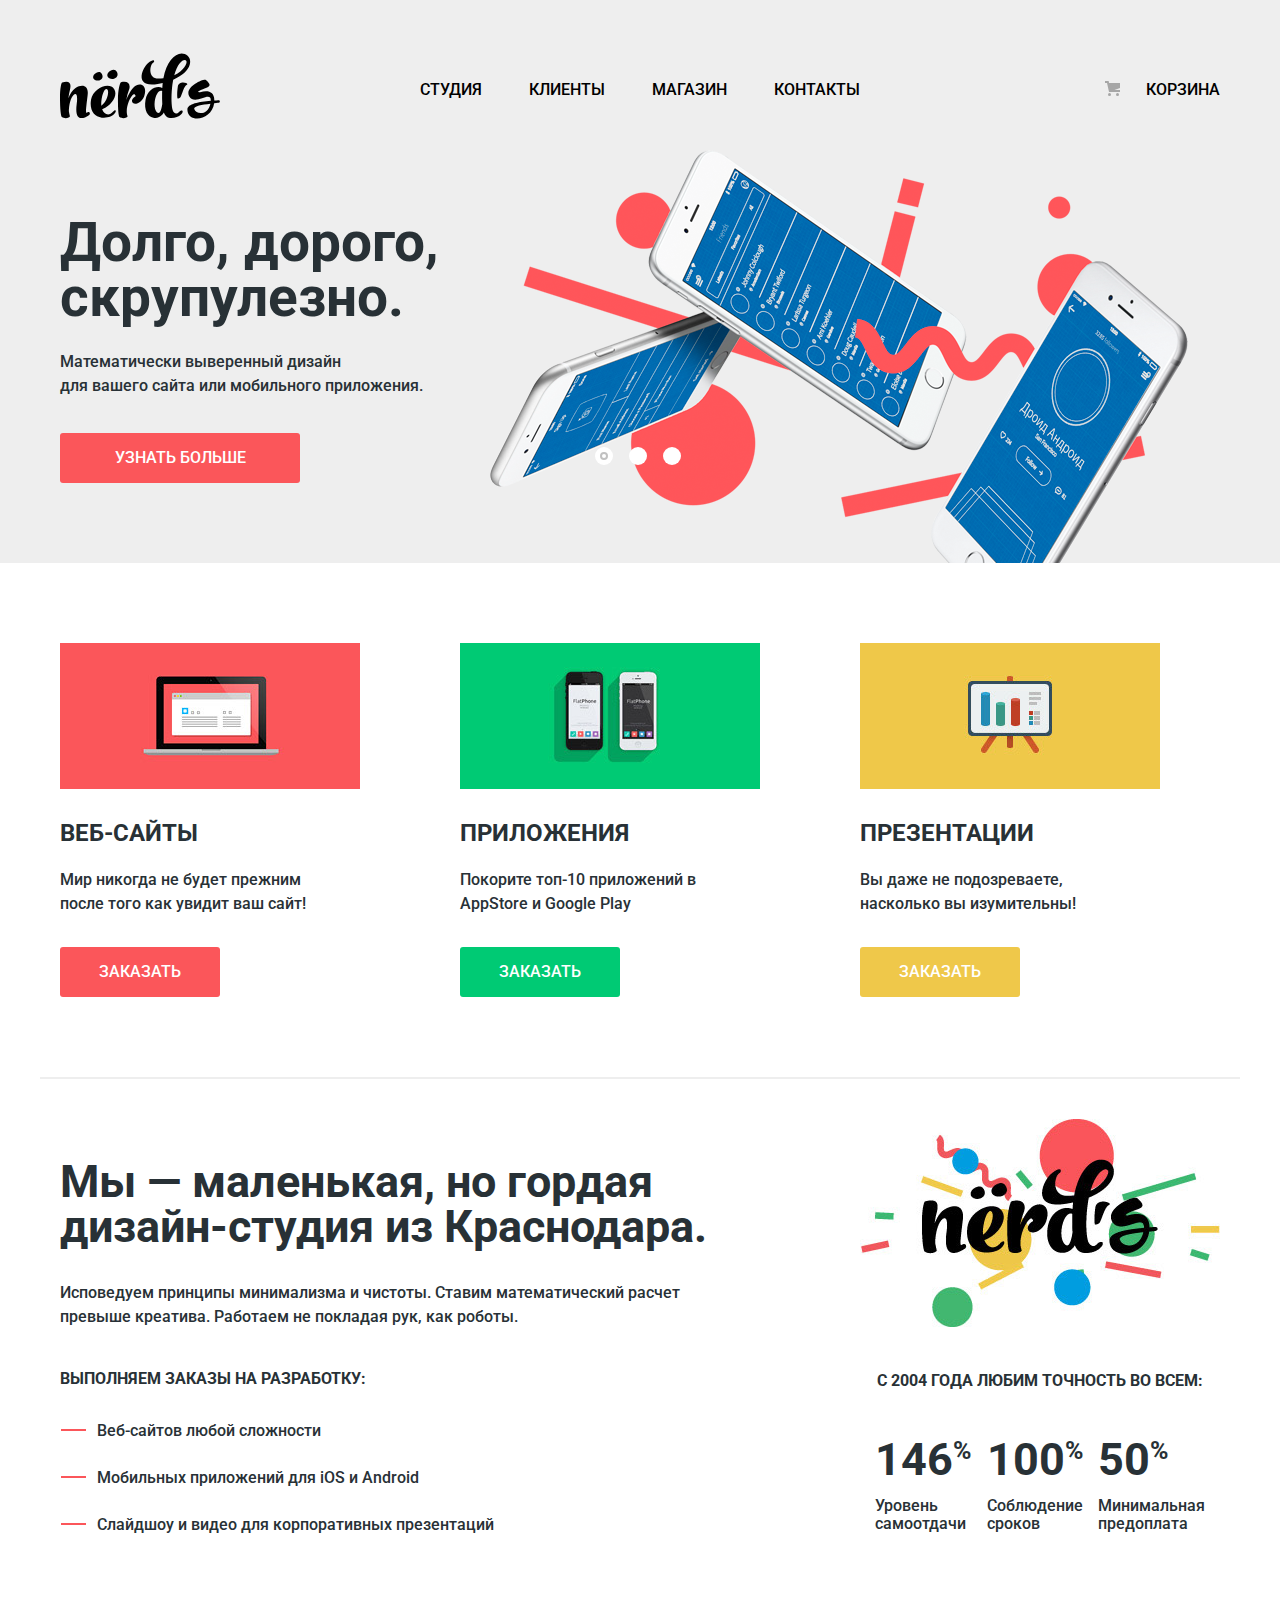
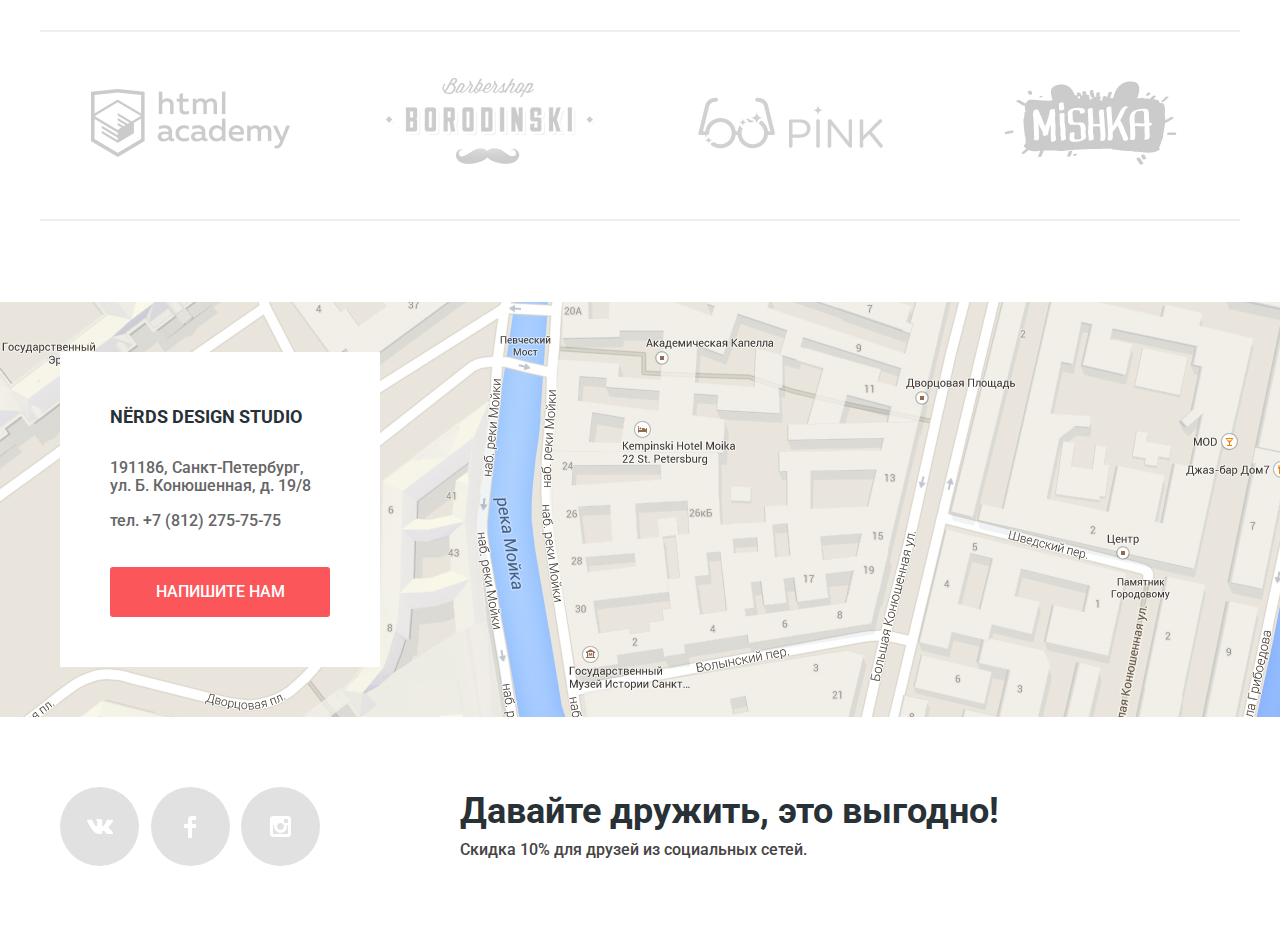
<file: index.html>
<!DOCTYPE html>
<html lang="ru">
<head>
	<meta charset="UTF-8">
	<title>Нердс</title>
	<link href="https://fonts.googleapis.com/css?family=Roboto:400,500,700,900" rel="stylesheet">
	<link rel="stylesheet" href="css/normalize-min.css">
  	<link rel="stylesheet" href="css/style-min.css">
</head>
<body>
	<header class="main-header">
		<div class="container">
			<nav class="main-navigation">
				<a class="logo main-navigation__logo"><img width="160" height="65" src="img/svg-nerds/nerds-logo.svg" alt="Логотип Нердс"></a>
				<ul class="main-navigation__list">
					<li class="main-navigation__item"><a href="studio.html">Студия</a></li>
					<li class="main-navigation__item"><a href="clients.html">Клиенты</a></li>
					<li class="main-navigation__item"><a href="catalog.html">Магазин</a></li>
					<li class="main-navigation__item"><a href="contacts.html">Контакты</a></li>
				</ul>
			</nav>
			<a class="restore" href="#">Корзина</a>
		</div>
	</header>
	<main>
		<section class="main-slider">
		<h2 class="visually-hidden">Мы особенны</h2>
		<div class="container main-slider__container">
			<input class="visually-hidden" type="radio" id="number-1" name="toggle" checked>
			<input class="visually-hidden" type="radio" id="number-2" name="toggle">
			<input class="visually-hidden" type="radio" id="number-3" name="toggle">
			<div class="slider-controls">
				<label class="slider-controls__item slider-controls__item--1" for="number-1"></label>
				<label class="slider-controls__item  slider-controls__item--2" for="number-2"></label>
				<label class="slider-controls__item  slider-controls__item--3" for="number-3"></label>
			</div>
			<ul class="slider-list">
                <li class="slider-item">
                  <h2>Долго, дорого,<br>
                      скрупулезно.
                  </h2>
                  <p>
                      Математически выверенный дизайн<br> 
                      для вашего сайта или мобильного приложения.
                  </p>
                  <button class="button">
                    Узнать больше
                  </button>
                </li>
                <li class="slider-item">
                    <h2>Любим математику<br>
                        как никто другой
                  </h2>
                  <p>
                      Никакого креатива, только математические формулы<br>
					  для расчета идеальных пропорций.
                  </p>
                  <button class="button">
                    Узнать больше
                  </button>
                </li>
                <li class="slider-item">
                    <h2>Только ночь,<br>
                        только хардкор
                  </h2>
                  <p>
                      Работать днем, как все? Мы против этого.<br>
					  Ближе к полуночи работа только начинается.
                  </p>
                  <button class="button">
                    Узнать больше
                  </button>
                </li>
              </ul>
		    </div>
	     </section>
	     <section class="services">
	     	<div class="container">
	     		<ul class="services__list">
	     			<li class="services__item">
	     				<p class="services__image">
	     				  <img width="300" height="146" src="img/illustration-1.jpg" alt="Веб-сайты">
	     				</p>
	     				<h2>Веб-сайты</h2>
	     				<p class="services__desk">
	     					Мир никогда не будет прежним после того как увидит ваш сайт!
	     				</p>
	     				<a href="#" class="button services__button">Заказать</a>
	     			</li>
	     			<li class="services__item">
	     				<p class="services__image">
	     				  <img width="300" height="146" src="img/illustration-2.jpg" alt="Приложения">
	     				</p>
	     				<h2>Приложения</h2>
	     				<p class="services__desk">
	     					Покорите топ-10 приложений в AppStore и Google Play
	     				</p>
	     				<a href="#" class="button services__button services__button--green">Заказать</a>
	     			</li>
	     			<li class="services__item">
	     				<p class="services__image">
	     				  <img width="300" height="146" src="img/illustration-3.jpg" alt="Презентации">
	     				</p>
	     				<h2>Презентации</h2>
	     				<p class="services__desk">
	     					Вы даже не подозреваете, насколько вы изумительны!
	     				</p>
	     				<a href="#" class="button services__button services__button--yellow">Заказать</a>
	     			</li>
	     		</ul>
	     	</div>
	     </section>
	     <section class="information">
	     	<div class="container">
	     		<div class="information__content">
	     			<b>Мы — маленькая, но гордая
					дизайн-студия из Краснодара.</b>
					<p class="information__description">
						Исповедуем принципы минимализма и чистоты. Ставим математический расчет
						превыше креатива. Работаем не покладая рук, как роботы.
					</p>
					<p class="information__work">Выполняем заказы на разработку:</p>
					<ul class="work-list">
						<li class="work-item">Веб-сайтов любой сложности</li>
						<li class="work-item">Мобильных приложений для iOS и Android</li>
						<li class="work-item">Слайдшоу и видео для корпоративных презентаций</li>
					</ul>
				</div>
				<div class="information__statistic statistic">
	     			<p class="statistic__image">
	     				<img width="360" height="208" src="img/nerds-illustration.jpg" alt="Статистика Нердс">
	     			</p>
	     			<div class="table">
	     				<div class="table-caption">
	     					с 2004 года Любим точность во всем:
	     				</div>
	     				<div class="table-row table-row--percent">
	     					<span class="table-cell">146<span>%</span></span>
	     					<span class="table-cell">100<span>%</span></span>
	     					<span class="table-cell">50<span>%</span></span>
	     				</div>
	     				<div class="table-row table-row--desk">
	     					<span class="table-cell">Уровень самоотдачи</span>
	     					<span class="table-cell">Соблюдение сроков</span>
	     					<span class="table-cell">Минимальная предоплата</span>
	     				</div>
	     			</div>
	     		</div>
	     	</div>
	     </section>
	     <section class="clients">
	     	<h2 class="visually-hidden">Наши клиенты</h2>
	     	<div class="container">
	     		<ul class="clients__list">
		     		<li class="clients__item"><a href="https://htmlacademy.ru/intensive/htmlcss"><img src="img/logo-1.png" alt="Html Academy"></a></li>
		     		<li class="clients__item"><a href="#"><img src="img/logo-2.png" alt="Barbershop Borodinski"></a></li>
		     		<li class="clients__item"><a href="#"><img src="img/logo-3.png" alt="Pink"></a></li>
		     		<li class="clients__item"><a href="#"><img src="img/logo-4.png" alt="Mishka"></a></li>
		     	</ul>
	     	</div>
	     </section>
	     <section class="adress">
	     	 <div class="adress__map">
	     	 	<iframe src="https://www.google.com/maps/embed?pb=!1m18!1m12!1m3!1d1998.6037999040354!2d30.322010416394033!3d59.938716271971415!2m3!1f0!2f0!3f0!3m2!1i1024!2i768!4f13.1!3m3!1m2!1s0x4696310fca5ba729%3A0xea9c53d4493c879f!2sBolshaya+Konyushennaya+ul.%2C+19%2C+Sankt-Peterburg%2C+Russia%2C+191186!5e0!3m2!1sen!2s!4v1441888483426" width="1349" height="416" allowfullscreen></iframe>
	     	 </div>
	     	<div class="container">
	     		<div class="adress__card">
	     		 	<h2>Nёrds design studio</h2>
	     		 	<p class="adress__house">191186, Санкт-Петербург,<br> ул. Б. Конюшенная, д. 19/8</p>
	     		 	<p class="adress__number">тел. +7 (812) 275-75-75</p>
	     		 	<button class="button adress__button">Напишите нам</button>
	     		</div>
	     	</div>
	     </section>
	</main>
	<footer class="main-footer">
		<div class="container">
			<ul class="social-list">
				<li class="social-item"><a href="#" aria-label="Мы Вконтакте">
					<svg xmlns="http://www.w3.org/2000/svg" width="26" height="15" viewBox="0 0 26 15"><path fill="#FFF" d="M16.138 11.51c.956-.309 2.18 2.04 3.483 2.939.978.681 1.727.534 1.727.534l3.473-.05s1.815-.112.957-1.554c-.071-.12-.503-1.069-2.585-3.022-2.177-2.043-1.882-1.712.739-5.244 1.597-2.153 2.236-3.468 2.036-4.028-.192-.539-1.365-.399-1.365-.399L20.69.713c-.381.001-.704.119-.851.515-.003.004-.621 1.666-1.445 3.079-1.741 2.989-2.436 3.148-2.724 2.961-.661-.433-.494-1.737-.494-2.664 0-2.897.432-4.105-.846-4.417-.427-.104-.739-.172-1.828-.182-1.392-.021-2.574 0-3.244.329-.445.223-.786.712-.579.74.26.035.843.16 1.155.586.401.552.389 1.789.389 1.789s.229 3.411-.54 3.834c-.528.29-1.25-.302-2.803-3.016-.793-1.388-1.392-2.922-1.392-2.922s-.116-.285-.326-.441c-.25-.185-.6-.244-.6-.244L.848.684S.29.7.085.946c-.182.218-.015.668-.015.668s2.909 6.881 6.203 10.347c3.02 3.182 6.452 2.971 6.452 2.971h1.555s.469-.054.709-.312c.224-.24.214-.691.214-.691s-.031-2.109.935-2.419z"/></svg>
				</a></li>
				<li class="social-item"><a href="#" aria-label="Мы в Фейсбуке">
					<svg xmlns="http://www.w3.org/2000/svg" width="12" height="22" viewBox="0 0 12 22"><path fill="#FFF" d="M12 4V0H8a4 4 0 0 0-4 4v4H0v4h4v10h4V12h4V8H8V4h4z"/></svg>
				</a></li>
				<li class="social-item"><a href="#" aria-label="Мы в инстаграме">
					<svg xmlns="http://www.w3.org/2000/svg" width="21" height="21" viewBox="0 0 21 21"><path fill="#FFF" d="M18 0H3C1.35 0 0 1.35 0 3v15c0 1.65 1.35 3 3 3h15c1.65 0 3-1.35 3-3V3c0-1.65-1.35-3-3-3zm-7.5 7c1.93 0 3.5 1.57 3.5 3.5S12.43 14 10.5 14 7 12.43 7 10.5 8.57 7 10.5 7zM18 18H3V9h1.181A6.504 6.504 0 0 0 4 10.5a6.5 6.5 0 1 0 13 0 6.45 6.45 0 0 0-.181-1.5H18v9zm0-11h-4V3h4v4z"/></svg>
				</a></li>
			</ul>
			<div class="main-footer__info">
				<b>Давайте дружить, это выгодно!</b>
				<p>Скидка 10% для друзей из социальных сетей.</p>
			</div>
		</div>
	</footer>
	<section class="modal modal-writing">
     <h2>Напишите нам</h2>
       <form  class="modal-writing-form" action="https://echo.htmlacademy.ru" method="post">
        <div class="form-names">
          <div class="form-name">
          <label for="modal-name">Ваше имя:</label>
          <input class="input-name" type="text" placeholder="Имя Фамилия" name="name" id="modal-name">
        </div>
        <div class="form-email">
          <label for="modal-name">Ваш e-mail:</label>
         <input class="input-email" type="email" name="email" id="modal-email" placeholder="email@example.com">
        </div>
        </div>
        <label for="modal-text-writing">Текст письма:</label>
         <textarea placeholder="В свободной форме" name="text-writing" id="modal-text-writing" cols="1" rows="1"></textarea>
         <button class="button" type="submit">Отправить</button>
         <span class="modal-close">
           
         </span>
       </form>
   </section>

	 <script type="text/javascript" charset="utf-8" async src="js/main-min.js"></script>
	
</body>
</html>
</file>
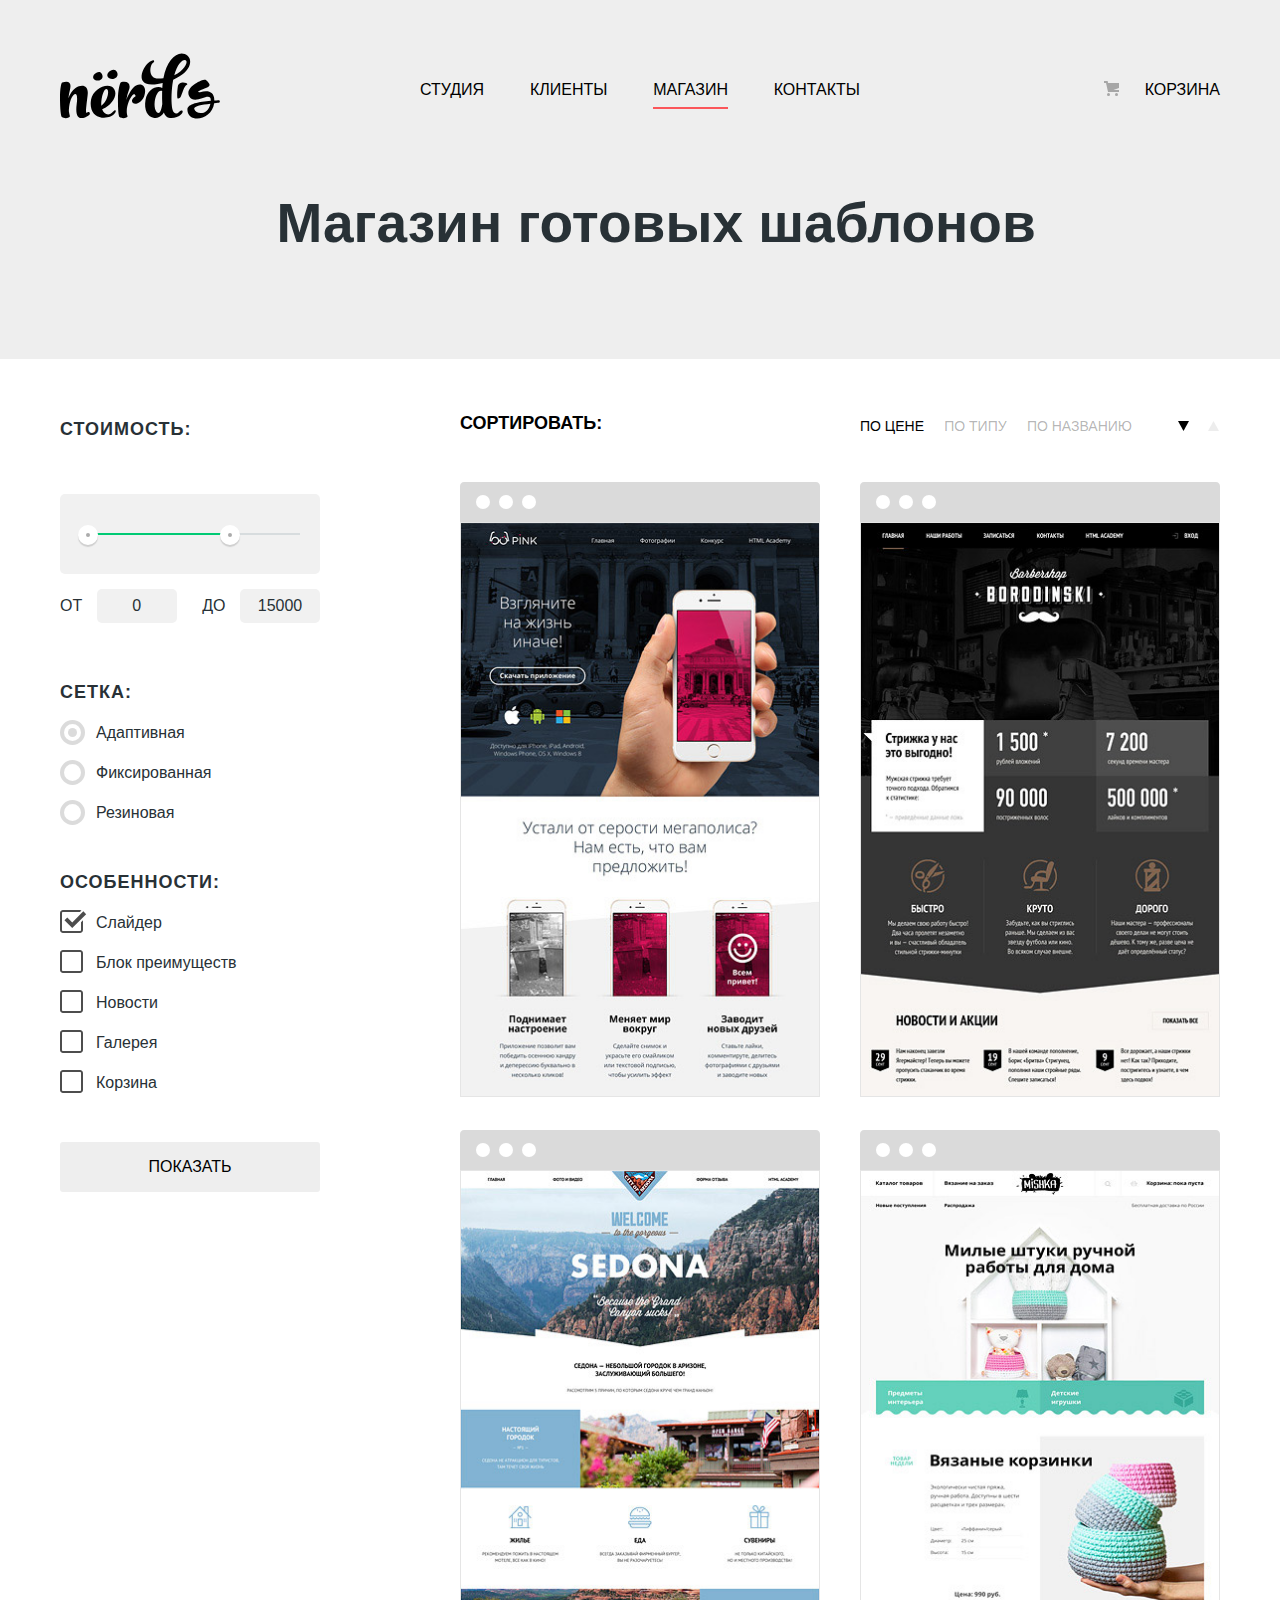
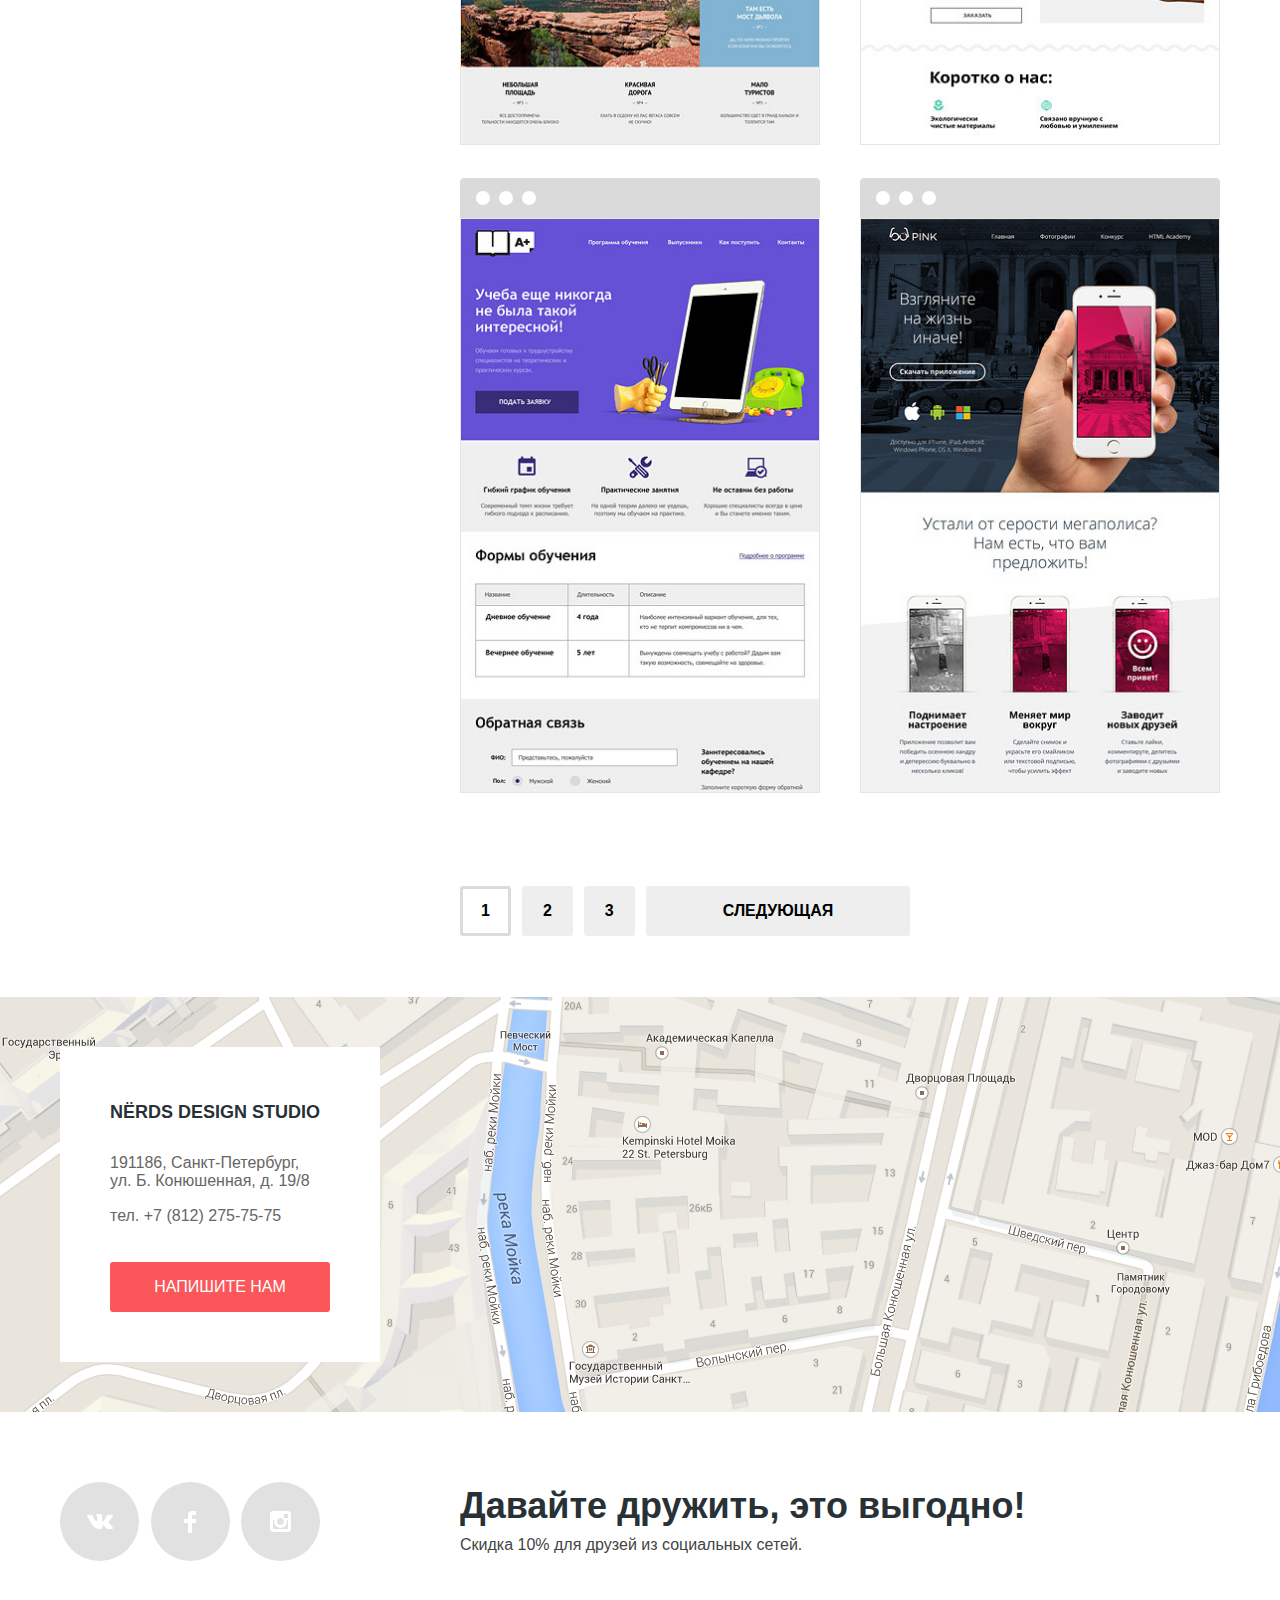
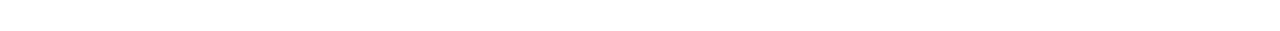
<file: catalog.html>
<!DOCTYPE html>
<html lang="ru">
<head>
	<meta charset="UTF-8">
	<title>Нердс</title>
	<link rel="stylesheet" href="https://fonts.googleapis.com/css?family=PT+Sans+Narrow:400,700&amp;subset=latin,cyrillic">
	<link rel="stylesheet" href="css/normalize-min.css">
	<link rel="stylesheet" href="css/style-min.css">
</head>
<body class="inner-page">
	<header class="main-header">
		<div class="container">
			<nav class="main-navigation">
				<a class="logo main-navigation__logo" href="index.html"><img width="160" height="65" src="img/svg-nerds/nerds-logo.svg" alt="Логотип Нердс"></a>
				<ul class="main-navigation__list">
					<li class="main-navigation__item"><a href="studio.html">Студия</a></li>
					<li class="main-navigation__item"><a href="clients.html">Клиенты</a></li>
					<li class="main-navigation__item main-header--current"><a>Магазин</a></li>
					<li class="main-navigation__item"><a href="contacts.html">Контакты</a></li>
				</ul>
			</nav>
			<a class="restore" href="#">Корзина</a>
		</div>
	</header>
	<main>
		<section class="main-title">
			<div class="container">
				<h1>Магазин готовых шаблонов</h1>
			</div>
		</section>
		<div class="catalog-columns">
			<div class="container">
				<section class="filters">
					<h2 class="visually-hidden">Фильтр товаров</h2>
					<form class="filter" action="https://echo.htmlacademy.ru" method="post">
						<fieldset class="filter__price">
							<legend>Стоимость:</legend>
							<div class="range-filter">
								<div class="range-controls">
									<div class="scale">
										<div class="bar"></div>
									</div>
									<div class="toggle toggle-min"></div>
           							<div class="toggle toggle-max"></div>
								</div>
								<div class="price-controls">
									<label class="min-price">от <input name="min-price" type="text" value="0"></label>
									<label class="max-price">до <input name="max-price" type="text" value="15000"></label>
								</div>
							</div>
						</fieldset>
						<fieldset class="filter__grid">
							<legend>Сетка:</legend>
							<ul>
								<li class="filter__option">
									<input class="visually-hidden filter__input filter__input--radio" type="radio" name="product-group" value="adaptive" id="id-adaptive" checked>
									<label for="id-adaptive">Адаптивная</label>
								</li>
								<li class="filter__option">
									<input class="visually-hidden filter__input filter__input--radio" type="radio" name="product-group" value="fixed" id="id-fixed">
									<label for="id-fixed">Фиксированная</label>
								</li>
								<li class="filter__option">
									<input class="visually-hidden filter__input filter__input--radio" type="radio" name="product-group" value="reflowable" id="id-reflowable" disabled>
									<label for="id-reflowable">Резиновая</label>
								</li>
							</ul>
						</fieldset>
						<fieldset class="filter__features">
							<legend>Особенности:</legend>
							<ul>
								<li class="filter__option">
									<input class="visually-hidden filter__input filter__input--checkbox" type="checkbox" name="slider" id="id-slider" checked>
									<label for="id-slider">Слайдер</label>
								</li>
								<li class="filter__option">
									<input class="visually-hidden filter__input filter__input--checkbox" type="checkbox" name="advantages" id="id-advantages">
									<label for="id-advantages">Блок преимуществ</label>
								</li>
								<li class="filter__option">
									<input class="visually-hidden filter__input filter__input--checkbox" type="checkbox" name="news"  id="id-news">
									<label for="id-news">Новости</label>
								</li>
								<li class="filter__option">
									<input class="visually-hidden filter__input filter__input--checkbox" type="checkbox" name="gallery"  id="id-gallery">
									<label for="id-gallery">Галерея</label>
								</li>
								<li class="filter__option">
									<input class="visually-hidden filter__input filter__input--checkbox" type="checkbox" name="restore"  id="id-restore" disabled>
									<label for="id-restore">Корзина</label>
								</li>
							</ul>
						</fieldset>
						<button class="button filter__button" type="submit">Показать</button>
					</form>
				</section>

			<section class="catalog">
				<h2 class="visually-hidden">Наши шаблоны</h2>
				<div class="catalog__sort sort-catalog">
					<p>сортировать:</p>
					<ul class="sort-catalog__list">
						<li class="sort-catalog__item"><a class="active-sort" href="#">По цене</a></li>
						<li class="sort-catalog__item"><a href="#">По типу</a></li>
						<li class="sort-catalog__item"><a href="#">По названию</a></li>
					</ul>
					<div class="sort-catalog__vektors">
						<a class="active-sort" href="#" aria-label="По убыванию"><svg xmlns="http://www.w3.org/2000/svg" width="11" height="10" viewBox="0 0 11 10"><path fill="#231F20" d="M5.5 10L0 0h11"/></svg></a>
						<a href="#" aria-label="По возрастанию"><svg xmlns="http://www.w3.org/2000/svg" width="11" height="10" viewBox="0 0 11 10"><path fill="#231F20" d="M5.5 0L0 10h11z"/></svg></a>
					</div>
				</div>
				<ul class="catalog__list">
					<li class="catalog__item item-catalog">
						<div class="item-catalog__border">
							<img width="360" height="40" src="img/svg-nerds/browser.svg" alt="Край изображения">
						</div>
						<div class="item-catalog__image">
							<img src="img/img-pink.jpg" width="360" height="575" alt="">
							<div class="item-catalog__info">
								<h3>Pink App</h3>
								<p>Продуктовый лендинг  приложения для iOS и Android</p>
								<a class="button" href="#">9 900 руб.</a>
							</div>
						</div>
					</li>
					<li class="catalog__item item-catalog">
						<div class="item-catalog__border">
							<img width="360" height="40" src="img/svg-nerds/browser.svg" alt="Край изображения">
						</div>
						<div class="item-catalog__image">
							<img src="img/img-barbershop.jpg" width="360" height="575" alt="">
							<div class="item-catalog__info">
								<h3>Barbershop</h3>
								<p>Сайт салоны красоты.<br>Для мужчин, да.</p>
								<a class="button" href="#">9 900 руб.</a>
							</div>
						</div>
					</li>
					<li class="catalog__item item-catalog">
						<div class="item-catalog__border">
							<img width="360" height="40" src="img/svg-nerds/browser.svg" alt="Край изображения">
						</div>
						<div class="item-catalog__image">
							<img src="img/img-sedona.jpg" width="360" height="575" alt="">
							<div class="item-catalog__info">
								<h3>Sedona</h3>
								<p>Информационный сайт для туристов</p>
								<a class="button" href="#">9 900 руб.</a>
							</div>
						</div>
					</li>
					<li class="catalog__item item-catalog">
						<div class="item-catalog__border">
							<img width="360" height="40" src="img/svg-nerds/browser.svg" alt="Край изображения">
						</div>
						<div class="item-catalog__image">
							<img src="img/img-mishka.jpg" width="360" height="575" alt="">
							<div class="item-catalog__info">
								<h3>Mishka</h3>
								<p>Интернет-магазин 
вязаных игрушек</p>
								<a class="button" href="#">9 900 руб.</a>
							</div>
						</div>
					</li>
					<li class="catalog__item item-catalog">
						<div class="item-catalog__border">
							<img width="360" height="40" src="img/svg-nerds/browser.svg" alt="Край изображения">
						</div>
						<div class="item-catalog__image">
							<img src="img/img-aplus.jpg" width="360" height="575" alt="">
							<div class="item-catalog__info">
								<h3>A Plus</h3>
								<p>Лендинг курсов повышения квалификации</p>
								<a class="button" href="#">9 900 руб.</a>
							</div>
						</div>
					</li>
					<li class="catalog__item item-catalog">
						<div class="item-catalog__border">
							<img width="360" height="40" src="img/svg-nerds/browser.svg" alt="Край изображения">
						</div>
						<div class="item-catalog__image">
							<img src="img/img-pink.jpg" width="360" height="575" alt="">
							<div class="item-catalog__info">
								<h3>Кваст</h3>
								<p>Промо-сайт производителя крафтового кваса</p>
								<a class="button" href="#">9 900 руб.</a>
							</div>
						</div>
					</li>
				</ul>
				<ul class="pagination-list">
					<li class="pagination-item pagination-item--current">
						<a href="#">1</a>
					</li>
					<li class="pagination-item">
						<a href="#">2</a>
					</li>
					<li class="pagination-item">
						<a href="#">3</a>
					</li>
					<li class="pagination-item pagination-item--next">
						<a href="#">Следующая</a>
					</li>
				</ul>
			</section>
			</div>
		</div>
		<section class="adress">
	     	 <div class="adress__map">
	     	 	<iframe src="https://www.google.com/maps/embed?pb=!1m18!1m12!1m3!1d1998.6037999040354!2d30.322010416394033!3d59.938716271971415!2m3!1f0!2f0!3f0!3m2!1i1024!2i768!4f13.1!3m3!1m2!1s0x4696310fca5ba729%3A0xea9c53d4493c879f!2sBolshaya+Konyushennaya+ul.%2C+19%2C+Sankt-Peterburg%2C+Russia%2C+191186!5e0!3m2!1sen!2s!4v1441888483426" width="1349" height="416" allowfullscreen></iframe>
	     	 </div>
	     	<div class="container">
	     		<div class="adress__card">
	     		 	<h2>Nёrds design studio</h2>
	     		 	<p class="adress__house">191186, Санкт-Петербург,<br> ул. Б. Конюшенная, д. 19/8</p>
	     		 	<p class="adress__number">тел. +7 (812) 275-75-75</p>
	     		 	<button class="button adress__button">Напишите нам</button>
	     		</div>
	     	</div>
	     </section>
	</main>
		<footer class="main-footer">
		<div class="container">
			<ul class="social-list">
				<li class="social-item"><a href="#" aria-label="Мы Вконтакте">
					<svg xmlns="http://www.w3.org/2000/svg" width="26" height="15" viewBox="0 0 26 15"><path fill="#FFF" d="M16.138 11.51c.956-.309 2.18 2.04 3.483 2.939.978.681 1.727.534 1.727.534l3.473-.05s1.815-.112.957-1.554c-.071-.12-.503-1.069-2.585-3.022-2.177-2.043-1.882-1.712.739-5.244 1.597-2.153 2.236-3.468 2.036-4.028-.192-.539-1.365-.399-1.365-.399L20.69.713c-.381.001-.704.119-.851.515-.003.004-.621 1.666-1.445 3.079-1.741 2.989-2.436 3.148-2.724 2.961-.661-.433-.494-1.737-.494-2.664 0-2.897.432-4.105-.846-4.417-.427-.104-.739-.172-1.828-.182-1.392-.021-2.574 0-3.244.329-.445.223-.786.712-.579.74.26.035.843.16 1.155.586.401.552.389 1.789.389 1.789s.229 3.411-.54 3.834c-.528.29-1.25-.302-2.803-3.016-.793-1.388-1.392-2.922-1.392-2.922s-.116-.285-.326-.441c-.25-.185-.6-.244-.6-.244L.848.684S.29.7.085.946c-.182.218-.015.668-.015.668s2.909 6.881 6.203 10.347c3.02 3.182 6.452 2.971 6.452 2.971h1.555s.469-.054.709-.312c.224-.24.214-.691.214-.691s-.031-2.109.935-2.419z"/></svg>
				</a></li>
				<li class="social-item"><a href="#" aria-label="Мы в Фейсбуке">
					<svg xmlns="http://www.w3.org/2000/svg" width="12" height="22" viewBox="0 0 12 22"><path fill="#FFF" d="M12 4V0H8a4 4 0 0 0-4 4v4H0v4h4v10h4V12h4V8H8V4h4z"/></svg>
				</a></li>
				<li class="social-item"><a href="#" aria-label="Мы в инстаграме">
					<svg xmlns="http://www.w3.org/2000/svg" width="21" height="21" viewBox="0 0 21 21"><path fill="#FFF" d="M18 0H3C1.35 0 0 1.35 0 3v15c0 1.65 1.35 3 3 3h15c1.65 0 3-1.35 3-3V3c0-1.65-1.35-3-3-3zm-7.5 7c1.93 0 3.5 1.57 3.5 3.5S12.43 14 10.5 14 7 12.43 7 10.5 8.57 7 10.5 7zM18 18H3V9h1.181A6.504 6.504 0 0 0 4 10.5a6.5 6.5 0 1 0 13 0 6.45 6.45 0 0 0-.181-1.5H18v9zm0-11h-4V3h4v4z"/></svg>
				</a></li>
			</ul>
			<div class="main-footer__info">
				<b>Давайте дружить, это выгодно!</b>
				<p>Скидка 10% для друзей из социальных сетей.</p>
			</div>
		</div>
	</footer>
 <script type="text/javascript" charset="utf-8" async src="js/main-min.js"></script>
</body>
</html>
</file>
<file: css/style-min.css>
*,*::after,*::before{-webkit-box-sizing:inherit;box-sizing:inherit}.visually-hidden:not(:focus):not(:active),input[type="checkbox"].visually-hidden,input[type="radio"].visually-hidden{position:absolute;width:1px;height:1px;margin:-1px;border:0;padding:0;white-space:nowrap;-webkit-clip-path:inset(100%);clip-path:inset(100%);clip:rect(0 0 0 0);overflow:hidden}a{text-decoration:none}img{max-width:100%;height:auto}:focus{outline:none}html{-webkit-box-sizing:border-box;box-sizing:border-box}.content-box-component{-webkit-box-sizing:content-box;box-sizing:content-box}body{min-width:1200px;margin:0;padding:0;font-family:Roboto,Arial,sans-serif;font-size:16px;line-height:24px;font-weight:500;color:#283136}.container{width:1200px;padding:0 20px;margin:0 auto}.button{font:inherit;border:none;font-size:16px;line-height:18px;color:white;padding:16px;text-align:center;display:block;background-color:#fb565a;border-radius:3px;text-transform:uppercase;-webkit-transition:0.3s;-o-transition:0.3s;transition:0.3s}.button:hover,.button:focus{background-color:#e74246}.button:active{background-color:#d7373b;color:rgba(0,0,0,.3);-webkit-box-shadow:inset 0 3px 0 0 #c13135;box-shadow:inset 0 3px 0 0 #c13135}.main-header{background-color:#eee;padding-top:50px}.main-header .container{display:-webkit-box;display:-ms-flexbox;display:flex;-ms-flex-wrap:wrap;flex-wrap:wrap;-webkit-box-pack:justify;-ms-flex-pack:justify;justify-content:space-between;-webkit-box-align:center;-ms-flex-align:center;align-items:center}.main-navigation{width:800px;display:-webkit-box;display:-ms-flexbox;display:flex;-ms-flex-wrap:wrap;flex-wrap:wrap;-webkit-box-pack:justify;-ms-flex-pack:justify;justify-content:space-between;-webkit-box-align:center;-ms-flex-align:center;align-items:center}.main-navigation__logo{-webkit-transition:0.3s;-o-transition:0.3s;transition:0.3s}.main-navigation__logo img{width:160px;height:72px}.main-navigation__logo:hover,.main-navigation__logo:focus{opacity:.8}.main-navigation__logo:active{opacity:.3}.main-navigation__list{display:-webkit-box;display:-ms-flexbox;display:flex;-ms-flex-wrap:wrap;flex-wrap:wrap;padding:0;margin:0;list-style:none;width:440px;-webkit-box-pack:justify;-ms-flex-pack:justify;justify-content:space-between}.main-navigation__list a,.restore{font-size:16px;line-height:30px;font-weight:medium;color:black;text-transform:uppercase;-webkit-transition:0.3s;-o-transition:0.3s;transition:0.3s}.main-navigation__list a:hover,.restore:hover,.main-navigation__list a:focus,.restore:focus{color:#fb565a}.main-navigation__list a:active,.restore:active{color:rgba(0,0,0,.3)}.restore{padding-left:50px;position:relative}.restore:before{position:absolute;content:"";width:15px;height:15px;background-image:url(../img/svg-nerds/cart-icon.svg);background-repeat:no-repeat;background-position:0 0;left:9px;top:6px}.main-header--current{position:relative}.main-header--current::after{content:"";position:absolute;right:0;bottom:-4px;left:0;height:2px;background-color:#fb565a}.main-slider{position:relative;background-color:#eee;border-top:1px solid transparent}.slider-list{list-style:none;padding:0;margin:0}.slider-item{padding-bottom:80px;padding-top:85px}.slider-item h2{margin:0;padding:0;font-size:55px;line-height:55px;max-width:520px;margin-bottom:25px}.slider-item p{padding:0;margin:0;color:#283136;margin-bottom:35px}.slider-item button{width:240px}.slider-item{display:none}.slider-item:first-child{background-image:url(../img/slide1.png);background-repeat:no-repeat;background-position:430px 20px}.slider-item:nth-child(2){background-image:url(../img/slide2.png);background-repeat:no-repeat;background-position:465px 2px}.slider-item:last-child{background-image:url(../img/slide3.png);background-repeat:no-repeat;background-position:400px 0}#number-1:checked~.slider-list .slider-item:nth-child(1){display:block}#number-2:checked~.slider-list .slider-item:nth-child(2){display:block}#number-3:checked~.slider-list .slider-item:nth-child(3){display:block}#number-1:checked~.slider-controls .slider-controls__item--1::before,#number-2:checked~.slider-controls .slider-controls__item--2::before,#number-3:checked~.slider-controls .slider-controls__item--3::before{content:"";position:absolute;left:50%;top:50%;z-index:332;width:4px;height:4px;margin:-4px;background-color:inherit;border:2px solid #c1c1c1;border-radius:50%;-webkit-box-sizing:content-box;box-sizing:content-box;display:block}.slider-controls{width:94px;position:absolute;height:20px;bottom:96px;background-color:transparent;left:50%;margin-left:-45px;font-size:0}.slider-controls label{position:relative;width:18px;height:18px;border-radius:50%;-webkit-box-sizing:content-box;box-sizing:content-box;display:inline-block;cursor:pointer;background-color:white;margin-right:16px;z-index:1}.slider-controls label:last-child{margin-right:0}.services .container{padding-top:80px;border-bottom:2px solid #eee}.services__list{padding:0;margin:0;list-style:none;display:-webkit-box;display:-ms-flexbox;display:flex;-ms-flex-wrap:wrap;flex-wrap:wrap}.services__item{width:300px;margin-right:100px;padding-bottom:80px}.services__item:last-child{margin-right:0}.services__image{margin:0;padding:0;margin-bottom:22px}.services__item img{width:300px;height:146px}.services__item h2{font-size:24px;line-height:30px;text-transform:uppercase;margin:0;padding:0;margin-bottom:20px}.services__desk{padding:0;margin:0;color:#283136;width:260px;margin-bottom:31px}.services__button{width:160px}.services__button--green{background-color:#00ca74}.services__button--green:hover{background-color:#00bc6c}.services__button--green:active{background-color:#00aa62;-webkit-box-shadow:inset 0 3px 0 0 #009958;box-shadow:inset 0 3px 0 0 #009958}.services__item .services__button--yellow{background-color:#efc84a}.services__button--yellow:hover{background-color:#eab534}.services__button--yellow:active{background-color:#e5a722;-webkit-box-shadow:inset 0 3px 0 0 #ce961f;box-shadow:inset 0 3px 0 0 #ce961f}.information .container{display:-webkit-box;display:-ms-flexbox;display:flex;-ms-flex-wrap:wrap;flex-wrap:wrap;-webkit-box-pack:justify;-ms-flex-pack:justify;justify-content:space-between;padding-bottom:70px;border-bottom:2px solid #eee}.information__content{width:680px;margin-top:80px}.information__content b{font-size:45px;line-height:45px;font-weight:medium;margin-bottom:32px;display:block}.information__description{color:#283136;margin-bottom:38px}.information__work{font-weight:700;text-transform:uppercase;padding:0;margin:0;margin-bottom:28px}.work-list{padding:0;margin:0;list-style:none}.work-item{padding-left:37px;position:relative;margin-bottom:23px}.work-item:before{position:absolute;content:"";width:25px;height:2px;background-color:#fb565a;left:1px;top:10px}.information__statistic{margin-top:40px}.statistic__image{margin:0;margin-bottom:35px}.statistic__image img{width:360px;height:208px}.table{display:table;width:360px;border-spacing:15px}.table-caption{display:table-caption;font-weight:700;text-transform:uppercase;width:100%;text-align:center;margin-bottom:20px}.table-row{width:360px;display:table-row}.table-cell{width:33%;display:table-cell}.table-row--percent .table-cell{font-size:45px;font-weight:700;line-height:45px}.table-cell span{font-size:25px;font-weight:700;vertical-align:super}.table-row--desk{font-size:16px;line-height:18px;color:#283136}.clients{margin-bottom:80px}.clients .container{padding-bottom:44px;padding-top:46px;border-bottom:2px solid #eee}.clients__list{padding:0;margin:0;list-style:none;display:-webkit-box;display:-ms-flexbox;display:flex;-ms-flex-wrap:wrap;flex-wrap:wrap;-webkit-box-pack:justify;-ms-flex-pack:justify;justify-content:space-between;-webkit-box-align:center;-ms-flex-align:center;align-items:center}.clients__item{width:260px;display:-webkit-box;display:-ms-flexbox;display:flex;-ms-flex-wrap:wrap;flex-wrap:wrap;-webkit-box-pack:center;-ms-flex-pack:center;justify-content:center;-webkit-box-align:center;-ms-flex-align:center;align-items:center}.clients__item a{opacity:.2;-webkit-transition:0.3s;-o-transition:0.3s;transition:0.3s}.clients__item a:hover,.clients__item a:focus{opacity:1}.clients__item a:active{opacity:.1}.adress{height:416px;background-image:url(../img/map.jpg);background-repeat:no-repeat;background-position:0 0;border-top:1px solid transparent;position:relative;z-index:1}.adress__card{padding:50px;background-color:white;width:320px;position:absolute;z-index:3;top:50px}.adress__card h2{font-size:18px;line-height:30px;font-weight:700;text-transform:uppercase;padding:0;margin:0;margin-bottom:27px}.adress p{margin:0;padding:0;font-size:16px;line-height:18px;color:#666}.adress .adress__house{margin-bottom:17px}.adress .adress__number{margin-bottom:37px}.adress__button{width:220px}.adress iframe{position:relative;z-index:2;border:none;width:100%}.adress__map{width:100%}footer{padding:70px 0}footer .container{display:-webkit-box;display:-ms-flexbox;display:flex;-ms-flex-wrap:wrap;flex-wrap:wrap;-webkit-box-align:center;-ms-flex-align:center;align-items:center}.social-list{list-style:none;padding:0;margin:0;display:-webkit-box;display:-ms-flexbox;display:flex;-ms-flex-wrap:wrap;flex-wrap:wrap;width:260px;-webkit-box-pack:justify;-ms-flex-pack:justify;justify-content:space-between;margin-right:140px}.social-item a{display:-webkit-box;display:-ms-flexbox;display:flex;width:79px;height:79px;background-color:#e1e1e1;border-radius:50%;cursor:pointer;-webkit-box-pack:center;-ms-flex-pack:center;justify-content:center;-webkit-box-align:center;-ms-flex-align:center;align-items:center;-webkit-transition:0.3s;-o-transition:0.3s;transition:0.3s}.social-item a:hover,.social-item a:focus{background-color:#e74246}.social-item a:active{background-color:#d7373b}.social-item a:active path{opacity:.3}.main-footer__info b{font-size:36px;line-height:36px;display:block;margin-bottom:10px}.main-footer__info p{line-height:22px;color:#444;margin:0;padding:0}.modal-writing{width:960px;padding-left:100px;padding-right:100px;position:fixed;left:50%;top:50%;-webkit-transform:translate(-50%,-50%);-ms-transform:translate(-50%,-50%);transform:translate(-50%,-50%);background-color:white;z-index:1;-webkit-box-shadow:0 20px 40px 0 rgba(0,1,1,.75);box-shadow:0 20px 40px 0 rgba(0,1,1,.75);display:none}.modal-add{display:block}.modal-close{opacity:.3}.modal-close:hover{opacity:1}.modal-close:active{opacity:.1}.modal-close:after{position:absolute;content:"";width:21px;height:21px;background-image:url(../img/svg-nerds/close-cross.svg);background-repeat:no-repeat;z-index:400;top:78px;right:90px;cursor:pointer}.modal-writing h2{padding:0;margin:0;font-weight:500;font-size:45px;line-height:45px;width:760px;margin-top:73px;margin-bottom:50px}.modal-writing-form{width:760px}.modal-writing-form label{display:block;font-size:16px;line-height:18px;font-weight:700;margin-bottom:10px}.modal-writing-form input{width:360px;font-size:16px;line-height:18px;padding:14px 0;border-radius:3px;border:2px solid #d7dcde;padding-left:13px;color:#444;outline:none}.modal-writing-form input:hover{border-color:#b4b9bb}.modal-writing-form input:focus{border-color:black}.modal-writing-form input:invalid{border-color:red}.form-names{display:-webkit-box;display:-ms-flexbox;display:flex;-webkit-box-pack:justify;-ms-flex-pack:justify;justify-content:space-between;margin-bottom:35px}.form-name{width:360px}.modal-writing textarea{font:inherit;width:760px;min-height:118px;border:2px solid #d7dcde;font-size:16px;line-height:18px;color:#444;padding:13px 10px;margin-bottom:46px}.modal-writing-form button{font:inherit;border:none;width:260px;margin-bottom:85px}.main-title{background-color:#eee;padding-top:67px;padding-bottom:108px;padding-left:33px}.main-title h1{padding:0;margin:0;font-size:55px;line-height:55px;font-weight:medium;width:760px;margin:0 auto}.catalog-columns{padding-top:55px;margin-bottom:60px}.catalog-columns .container{display:-webkit-box;display:-ms-flexbox;display:flex;-ms-flex-wrap:wrap;flex-wrap:wrap;-webkit-box-pack:justify;-ms-flex-pack:justify;justify-content:space-between}.filters{width:260px}fieldset{padding:0;margin:0;border:none;margin-bottom:54px}fieldset legend{padding:0;margin:0;font-size:18px;line-height:30px;font-weight:700;text-transform:uppercase;letter-spacing:1px;margin-bottom:14px}fieldset:first-child legend{margin-bottom:50px}.range-filter{width:260px}.range-controls{width:260px;height:80px;background-color:#f1f1f1;position:relative;border-radius:5px;padding-top:39px;padding-right:20px;padding-left:20px;margin-bottom:15px}.range-controls .scale{height:2px;background:#d7dcde}.range-controls .bar{width:70%;height:2px;background:#00ca74}.range-controls .toggle{width:4px;height:4px;padding:0;-webkit-box-sizing:content-box;box-sizing:content-box;border:8px solid #fff;background-color:#ababab;-webkit-box-shadow:0 2px 1px 0 #cfcfcf;box-shadow:0 2px 1px 0 #cfcfcf;border-radius:50%;position:absolute;top:31px;left:0;cursor:pointer}.range-controls .toggle-min{left:18px}.range-controls .toggle-max{left:160px}.price-controls{font-size:0}.price-controls label{display:inline-block;width:50%;font-size:16px;text-transform:uppercase}.price-controls input{font-family:Roboto,Arial,sans-serif;font-size:16px;text-align:center;color:#283136;width:80px;padding:8px 10px;border:none;border-radius:5px;background:#f1f1f1;margin-left:10px}.max-price{text-align:right}fieldset ul{margin:0;padding:0;list-style:none}fieldset li{margin-bottom:16px}.filter__grid{margin-bottom:26px}.filter__grid label{padding-left:36px;font-size:16px;line-height:20px;color:#283136;position:relative;display:inline-block}.filter__grid label:before{position:absolute;content:"";width:25px;height:25px;border-radius:50%;background-color:white;border:4px solid #a6a6a6;left:0;top:-3px;opacity:.4}.filter__grid label:after{position:absolute;content:"";width:9px;height:9px;border-radius:50%;left:8px;top:5px;opacity:.4;background-color:#a6a6a6;display:none}.filter__features{margin-bottom:31px}.filter__features label{padding-left:36px;font-size:16px;line-height:20px;color:#283136;position:relative;display:inline-block}.filter__features label:before{position:absolute;content:"";width:23px;height:23px;background-image:url(../img/svg-nerds/checkbox-off.svg);background-repeat:no-repeat;background-position:0 0;left:0;top:-3px}.filter__features label:after{position:absolute;content:"";width:27px;height:23px;background-image:url(../img/svg-nerds/checkbox-on.svg);background-repeat:no-repeat;background-position:0 0;left:0;top:-3px;display:none}.filter__input--radio:enabled label:before,.filter__input--radio:enabled label:after{opacity:.4}.filter__input--radio:enabled label:hover:before,.filter__input--radio:enabled label:hover:after{opacity:1}.filter__input--radio:disabled label:before,.filter__input--radio:disabled label:after{opacity:.1}.filter__input--radio:disabled label{color:rgba(40,49,54,.3)}.filter__input--radio:checked~label:after{display:block}.filter__input--checkbox:enabled label:before,.filter__input--checkbox:enabled label:after{opacity:.4}.filter__input--checkbox:enabled label:hover:before,.filter__input--checkbox:enabled label:hover:after{opacity:1}.filter__input--checkbox:disabled label:before,.filter__input--checkbox:disabled label:after{opacity:.1}.filter__input--checkbox:disabled label{color:rgba(40,49,54,.3)}.filter__input--checkbox:checked~label:before{display:none}.filter__input--checkbox:checked~label:after{display:block}.filter__button{width:260px;background-color:#eee;color:black}.filter__button:hover{background-color:#dfdfdf}.filter__button:active{background-color:#d5d5d5;-webkit-box-shadow:inset 0 3px 0 0 #bfbfbf;box-shadow:inset 0 3px 0 0 #bfbfbf;color:rgba(0,0,0,.3)}.catalog{width:760px}.catalog__sort{display:-webkit-box;display:-ms-flexbox;display:flex;-ms-flex-wrap:wrap;flex-wrap:wrap;margin-bottom:44px}.sort-catalog>p{padding:0;margin:0;font-size:18px;line-height:18px;font-weight:700;text-transform:uppercase;color:black;width:160px;margin-right:240px}.sort-catalog__list{display:-webkit-box;display:-ms-flexbox;display:flex;-ms-flex-wrap:wrap;flex-wrap:wrap;padding:0;margin:0;list-style:none;width:300px;padding-right:28px;-webkit-box-pack:justify;-ms-flex-pack:justify;justify-content:space-between}.sort-catalog__item a{color:rgba(0,0,0,.3);text-transform:uppercase;font-size:14px;line-height:18px;font-weight:400}.sort-catalog__item a:hover,.sort-catalog__item a:focus{color:rgba(0,0,0,.6)}.sort-catalog__item a:active,.sort-catalog__item a.active-sort{color:rgba(0,0,0)}.sort-catalog__vektors{display:-webkit-box;display:-ms-flexbox;display:flex;-ms-flex-wrap:wrap;flex-wrap:wrap;width:60px;-webkit-box-align:center;-ms-flex-align:center;align-items:center;padding-left:18px;padding-right:1px;-webkit-box-pack:justify;-ms-flex-pack:justify;justify-content:space-between}.sort-catalog__vektors a{width:11px;height:10px;display:-webkit-box;display:-ms-flexbox;display:flex;-webkit-box-pack:justify;-ms-flex-pack:justify;justify-content:space-between;-webkit-box-align:center;-ms-flex-align:center;align-items:center}.sort-catalog__vektors path{fill:rgba(166,166,166,.2)}.sort-catalog__vektors path:hover{fill:rgba(166,166,166,1)}.sort-catalog__vektors path:active,.active-sort path{fill:black}.catalog__list{list-style:none;padding:0;margin:0;display:-webkit-box;display:-ms-flexbox;display:flex;-ms-flex-wrap:wrap;flex-wrap:wrap;margin-bottom:60px}.catalog__item{width:360px;margin-right:40px;height:615px;margin-bottom:33px}.catalog__item:nth-child(2n){margin-right:0}.item-catalog__border{width:360px;height:40px}.catalog__item .item-catalog__border{opacity:.2}.catalog__item:hover .item-catalog__border{opacity:1}.catalog__item:hover .item-catalog__info{display:-webkit-box;display:-ms-flexbox;display:flex}.item-catalog__image{border:1px solid #e5e5e5;height:575px;position:relative}.item-catalog__info{position:absolute;bottom:0;background-color:#eee;text-align:center;width:358px;display:-webkit-box;display:-ms-flexbox;display:flex;-webkit-box-orient:vertical;-webkit-box-direction:normal;-ms-flex-direction:column;flex-direction:column;display:none}.item-catalog__info h3{padding:0;margin:0;font-size:18px;line-height:30px;font-weight:700;text-transform:uppercase;margin-top:27px;padding-left:60px;padding-right:60px}.item-catalog__info p{margin:0;padding:0;text-align:center;font-size:16px;line-height:18px;color:#666;word-wrap:break-word;margin-top:15px;padding-left:auto;padding-right:auto;padding-left:60px;padding-right:60px}.item-catalog__info .button{width:200px;margin:0 auto;margin-top:30px;margin-bottom:43px;padding-left:60px;padding-right:60px}.pagination-list{list-style:none;padding:0;margin:0;display:-webkit-box;display:-ms-flexbox;display:flex}.pagination-item{margin-right:11px}.pagination-item a{font-size:16px;line-height:18px;border-radius:3px;padding-left:21px;padding-right:21px;padding-top:16px;padding-bottom:16px;height:50px;background-color:#eee;display:block;text-align:center;color:black;font-weight:600;text-transform:uppercase}.pagination-item a:hover{background-color:#dfdfdf}.pagination-item a:active{background-color:#dfdfdf;border-top:3px solid #bfbfbf;padding-top:13px}.pagination-item--current a{border:3px solid #dbdbdb;padding-left:18px;padding-right:18px;padding-top:13px;padding-bottom:13px;background-color:white}.pagination-item--next a{padding-left:77px;padding-right:77px}
</file>
